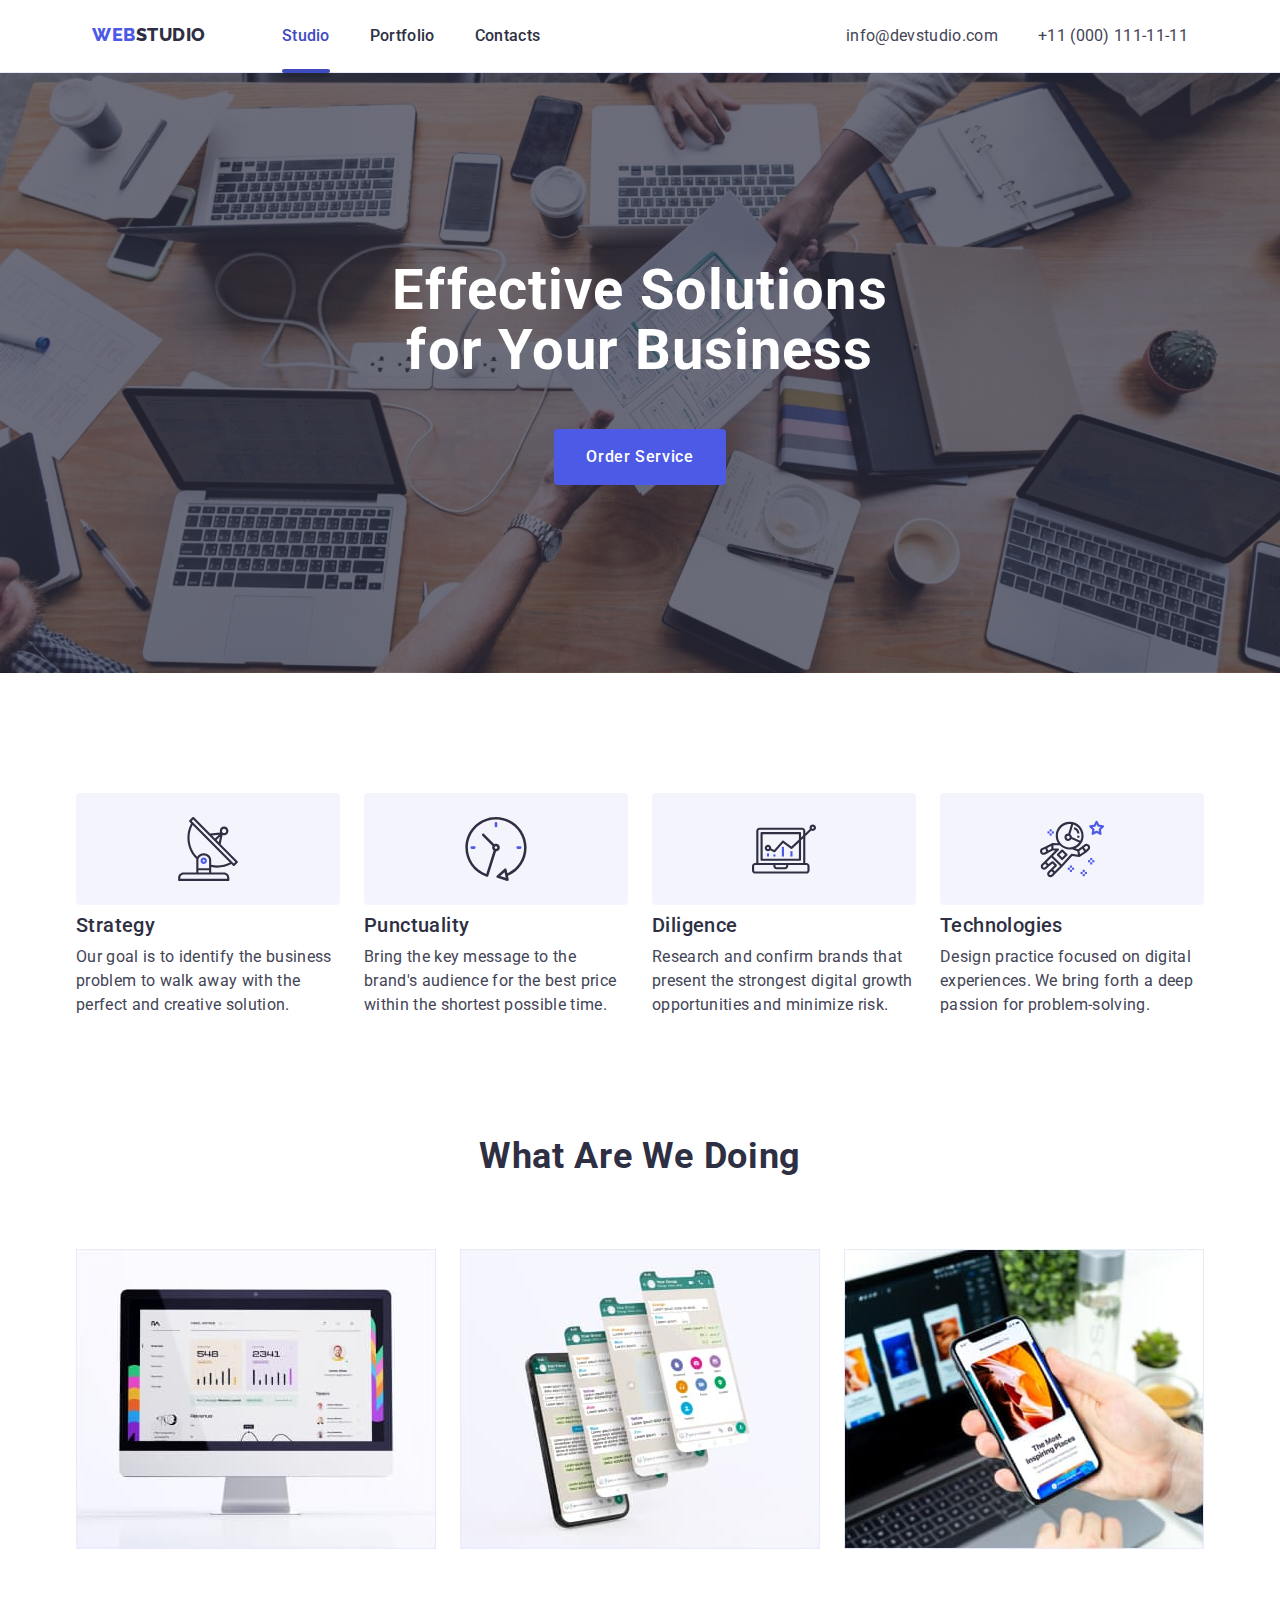
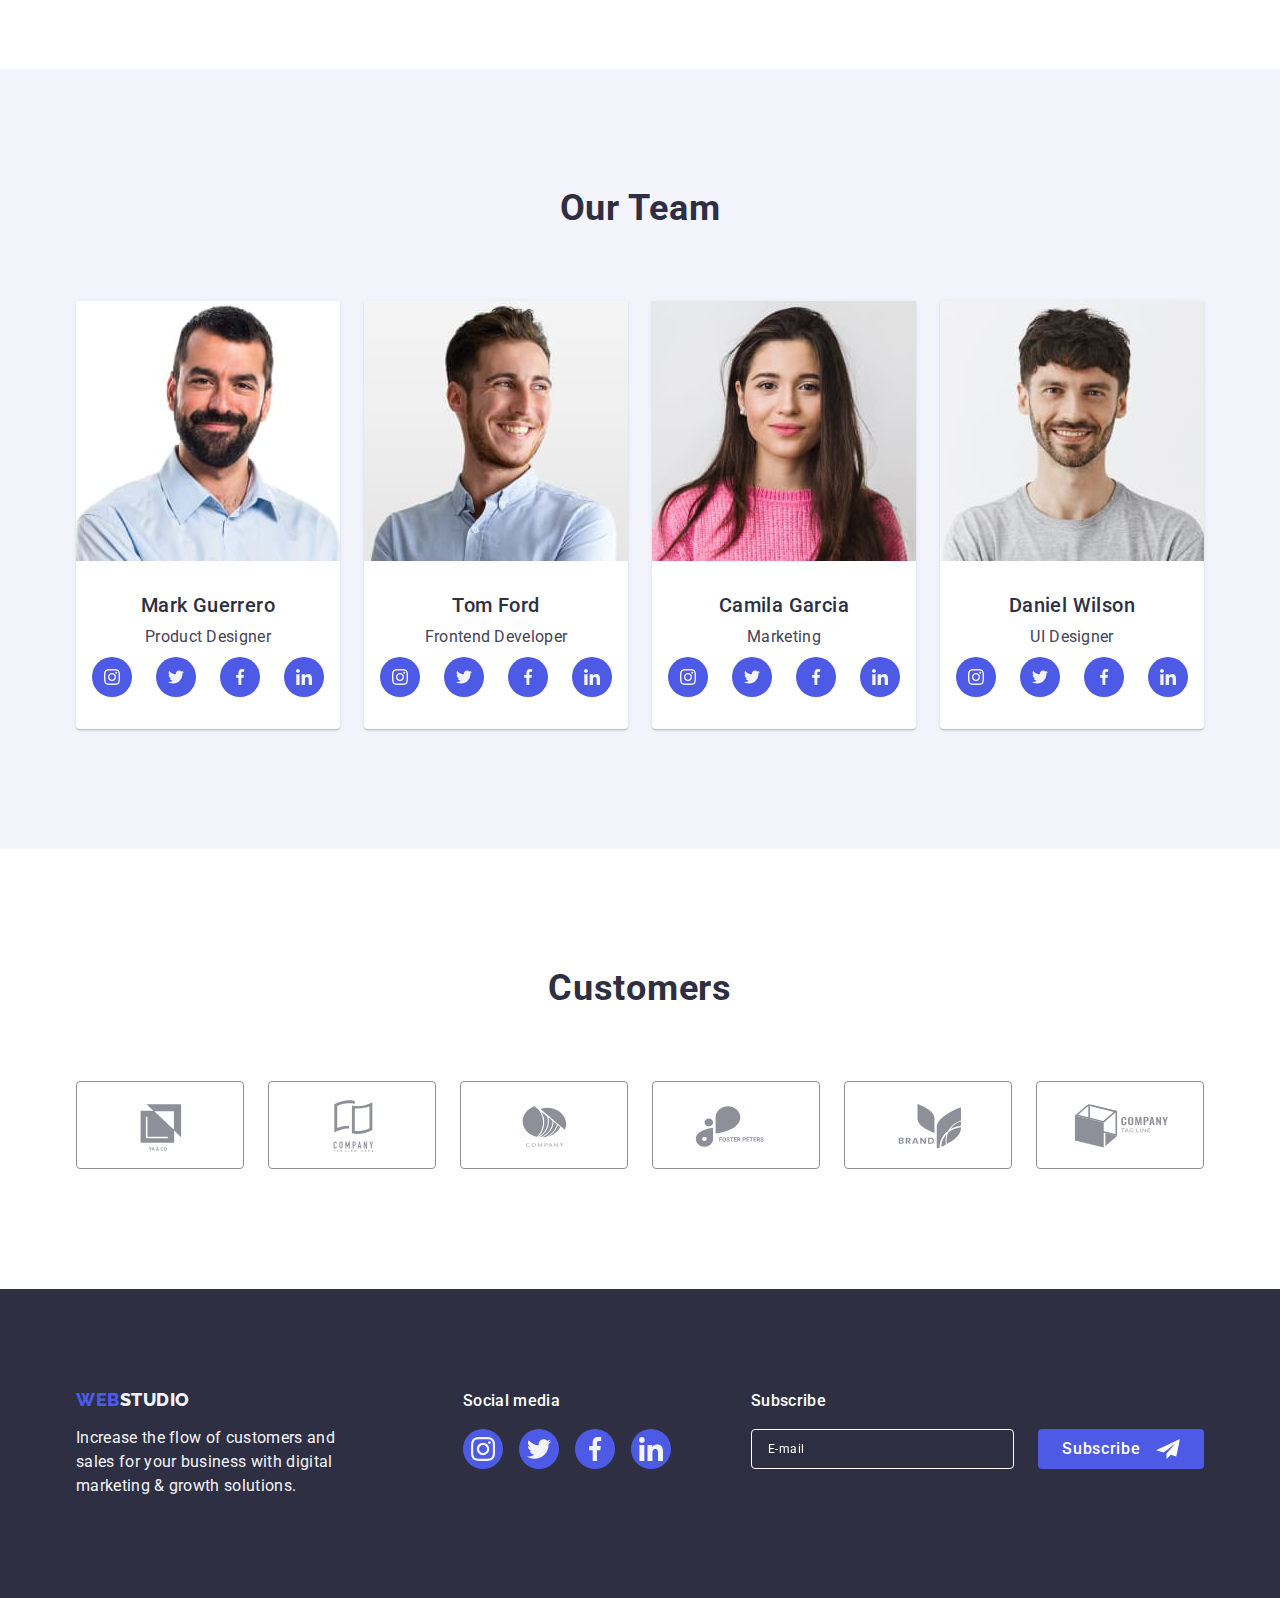
<file: index.html>
<!DOCTYPE html>
<html lang="en">
  <head>
    <meta charset="UTF-8" />
    <meta http-equiv="X-UA-Compatible" content="IE=edge" />
    <meta name="viewport" content="width=device-width, initial-scale=1.0" />
    <title>WebStudio</title>
    <link rel="preconnect" href="https://fonts.googleapis.com" />
    <link rel="preconnect" href="https://fonts.gstatic.com" crossorigin />
    <link
      href="https://fonts.googleapis.com/css2?family=Raleway:wght@800&family=Roboto:wght@400;500;700;900&display=swap"
      rel="stylesheet"
    />
    <link
      rel="stylesheet"
      href="https://cdnjs.cloudflare.com/ajax/libs/modern-normalize/1.0.0/modern-normalize.min.css"
    />
    <link rel="stylesheet" href="./css/styles.css" />
  </head>
  <body>
    <header class="header">
      <div class="container header-div">
        <nav class="header-nav">
          <a class="logo link" href="./index.html"
            >Web<span class="logo-header">Studio</span></a
          >
          <ul class="header-list list">
            <li class="header-item">
              <a class="header-link link current" href="./index.html">Studio</a>
            </li>
            <li class="header-item">
              <a class="header-link link" href="./portfolio.html">Portfolio</a>
            </li>
            <li class="header-item">
              <a class="header-link link" href="">Contacts</a>
            </li>
          </ul>
        </nav>
        <address class="adress">
          <ul class="header-list-adress list">
            <li class="adress-item">
              <a class="adress-link link" href="mailto:info@devstudio.com"
                >info@devstudio.com</a
              >
            </li>
            <li class="adress-item">
              <a class="adress-link link" href="tel:+110001111111"
                >+11 (000) 111-11-11</a
              >
            </li>
          </ul>
        </address>
        <button type="button" class="menu-open-btn js-open-menu">
          <svg class="menu-open-icon" width="30" height="19">
            <use href="./images/icons.svg#menu-hamburger"></use>
          </svg>
        </button>
      </div>
      <div class="mob-menu js-menu-container">
        <div>
          <button type="button" class="menu-close-btn js-close-menu">
            <svg class="modal-close-btn-icon" width="8" height="8">
              <use href="./images/icons.svg#close-modal"></use>
            </svg>
          </button>
          <ul class="mob-menu-list list">
            <li class="mob-menu-item">
              <a class="mob-menu-link link current" href="./index.html"
                >Studio</a
              >
            </li>
            <li class="mob-menu-item">
              <a class="mob-menu-link link" href="./portfolio.html"
                >Portfolio</a
              >
            </li>
            <li class="mob-menu-item">
              <a class="mob-menu-link link" href="">Contacts</a>
            </li>
          </ul>
        </div>
        <div>
          <address class="mob-menu-adress">
            <ul class="mob-menu-list list">
              <li class="mob-menu-adress-item">
                <a class="mob-menu-tel-link link" href="tel:+110001111111"
                  >+11 (000) 111-11-11</a
                >
              </li>
              <li class="mob-menu-adress-item">
                <a
                  class="mob-menu-adress-link link"
                  href="mailto:info@devstudio.com"
                  >info@devstudio.com</a
                >
              </li>
            </ul>
          </address>
          <ul class="mob-menu-social-list list">
            <li class="social-list-item">
              <a href="" class="social-list-link">
                <svg class="social mob-social">
                  <use href="./images/icons.svg#instagram"></use></svg
              ></a>
            </li>
            <li class="social-list-item">
              <a href="" class="social-list-link">
                <svg class="social mob-social">
                  <use href="./images/icons.svg#twitter"></use></svg
              ></a>
            </li>
            <li class="social-list-item">
              <a href="" class="social-list-link">
                <svg class="social mob-social">
                  <use href="./images/icons.svg#facebook"></use>
                </svg>
              </a>
            </li>
            <li class="social-list-item">
              <a href="" class="social-list-link">
                <svg class="social mob-social">
                  <use href="./images/icons.svg#linkedin"></use></svg
              ></a>
            </li>
          </ul>
        </div>
      </div>
    </header>
    <main>
      <!-- section 1 hero -->
      <section class="hero">
        <div class="container">
          <h1 class="title-hero">Effective Solutions for Your Business</h1>
          <button class="button" type="button" data-modal-open>
            Order Service
          </button>
        </div>
      </section>

      <!-- section 2 about -->
      <section class="about">
        <div class="container">
          <h2 class="visually-hidden">About Us</h2>
          <ul class="list about-list">
            <li class="about-item">
              <div class="about-icon">
                <svg class="about-img" width="64" height="64">
                  <use href="./images/icons.svg#antenna"></use>
                </svg>
              </div>
              <h3 class="subtitle-about">Strategy</h3>
              <p class="about-text">
                Our goal is to identify the business problem to walk away with
                the perfect and creative solution.
              </p>
            </li>
            <li class="about-item">
              <div class="about-icon">
                <svg class="about-img" width="64" height="64">
                  <use href="./images/icons.svg#clock"></use>
                </svg>
              </div>
              <h3 class="subtitle-about">Punctuality</h3>
              <p class="about-text">
                Bring the key message to the brand's audience for the best price
                within the shortest possible time.
              </p>
            </li>
            <li class="about-item">
              <div class="about-icon">
                <svg class="about-img" width="64" height="64">
                  <use href="./images/icons.svg#diagram"></use>
                </svg>
              </div>
              <h3 class="subtitle-about">Diligence</h3>
              <p class="about-text">
                Research and confirm brands that present the strongest digital
                growth opportunities and minimize risk.
              </p>
            </li>
            <li class="about-item">
              <div class="about-icon">
                <svg class="about-img" width="64" height="64">
                  <use href="./images/icons.svg#astronaut"></use>
                </svg>
              </div>
              <h3 class="subtitle-about">Technologies</h3>
              <p class="about-text">
                Design practice focused on digital experiences. We bring forth a
                deep passion for problem-solving.
              </p>
            </li>
          </ul>
        </div>
      </section>

      <!-- section 3 activities -->
      <section class="activities">
        <div class="container">
          <h2 class="activities-title">What are we doing</h2>
          <ul class="activities-list list">
            <li class="activities-item">
              <img
                class="activities-image"
                srcset="
                  ./images/about/img-1.jpg    1x,
                  ./images/about/img-1@2x.jpg 2x
                "
                src="./images/about/img-1.jpg"
                alt="img-1"
                width="360"
                height="300"
              />
            </li>
            <li class="activities-item">
              <img
                class="activities-image"
                srcset="
                  ./images/about/img-2.jpg    1x,
                  ./images/about/img-2@2x.jpg 2x
                "
                src="./images/about/img-2.jpg"
                alt="img-2"
                width="360"
                height="300"
              />
            </li>
            <li class="activities-item">
              <img
                class="activities-image"
                srcset="
                  ./images/about/img-3.jpg    1x,
                  ./images/about/img-3@2x.jpg 2x
                "
                src="./images/about/img-3.jpg"
                alt="img-3"
                width="360"
                height="300"
              />
            </li>
          </ul>
        </div>
      </section>

      <!-- section 4 team -->
      <section class="team">
        <div class="container">
          <h2 class="team-title">Our Team</h2>
          <ul class="team-list list">
            <li class="team-item">
              <img
                class="team-image"
                srcset="
                  ./images/employees/mark-guerrero.jpg    1x,
                  ./images/employees/mark-guerrero@2x.jpg 2x
                "
                src="./images/employees/mark-guerrero.jpg"
                alt="Mark Guerrero"
                width="264"
                height="260"
              />
              <div class="employee">
                <h3 class="employees">Mark Guerrero</h3>
                <p class="team-text">Product Designer</p>
                <ul class="social-list list">
                  <li class="social-list-item">
                    <a href="" class="social-list-link">
                      <svg class="social employee-social">
                        <use href="./images/icons.svg#instagram"></use></svg
                    ></a>
                  </li>
                  <li class="social-list-item">
                    <a href="" class="social-list-link">
                      <svg class="social employee-social">
                        <use href="./images/icons.svg#twitter"></use></svg
                    ></a>
                  </li>
                  <li class="social-list-item">
                    <a href="" class="social-list-link">
                      <svg class="social employee-social">
                        <use href="./images/icons.svg#facebook"></use>
                      </svg>
                    </a>
                  </li>
                  <li class="social-list-item">
                    <a href="" class="social-list-link">
                      <svg class="social employee-social">
                        <use href="./images/icons.svg#linkedin"></use></svg
                    ></a>
                  </li>
                </ul>
              </div>
            </li>
            <li class="team-item">
              <img
                class="team-image"
                srcset="
                  ./images/employees/tom-ford.jpg    1x,
                  ./images/employees/tom-ford@2x.jpg 2x
                "
                src="./images/employees/tom-ford.jpg"
                alt="Tom Ford"
                width="264"
                height="260"
              />
              <div class="employee">
                <h3 class="employees">Tom Ford</h3>
                <p class="team-text">Frontend Developer</p>
                <ul class="social-list list">
                  <li class="social-list-item">
                    <a href="" class="social-list-link">
                      <svg class="social employee-social">
                        <use href="./images/icons.svg#instagram"></use></svg
                    ></a>
                  </li>
                  <li class="social-list-item">
                    <a href="" class="social-list-link">
                      <svg class="social employee-social">
                        <use href="./images/icons.svg#twitter"></use></svg
                    ></a>
                  </li>
                  <li class="social-list-item">
                    <a href="" class="social-list-link">
                      <svg class="social employee-social">
                        <use href="./images/icons.svg#facebook"></use>
                      </svg>
                    </a>
                  </li>
                  <li class="social-list-item">
                    <a href="" class="social-list-link">
                      <svg class="social employee-social">
                        <use href="./images/icons.svg#linkedin"></use></svg
                    ></a>
                  </li>
                </ul>
              </div>
            </li>
            <li class="team-item">
              <img
                class="team-image"
                srcset="
                  ./images/employees/camila-garcia.jpg    1x,
                  ./images/employees/camila-garcia@2x.jpg 2x
                "
                src="./images/employees/camila-garcia.jpg"
                alt="Camila Garcia"
                width="264"
                height="260"
              />
              <div class="employee">
                <h3 class="employees">Camila Garcia</h3>
                <p class="team-text">Marketing</p>
                <ul class="social-list list">
                  <li class="social-list-item">
                    <a href="" class="social-list-link">
                      <svg class="social employee-social">
                        <use href="./images/icons.svg#instagram"></use></svg
                    ></a>
                  </li>
                  <li class="social-list-item">
                    <a href="" class="social-list-link">
                      <svg class="social employee-social">
                        <use href="./images/icons.svg#twitter"></use></svg
                    ></a>
                  </li>
                  <li class="social-list-item">
                    <a href="" class="social-list-link">
                      <svg class="social employee-social">
                        <use href="./images/icons.svg#facebook"></use>
                      </svg>
                    </a>
                  </li>
                  <li class="social-list-item">
                    <a href="" class="social-list-link">
                      <svg class="social employee-social">
                        <use href="./images/icons.svg#linkedin"></use></svg
                    ></a>
                  </li>
                </ul>
              </div>
            </li>
            <li class="team-item">
              <img
                class="team-image"
                srcset="
                  ./images/employees/daniel-wilson.jpg    1x,
                  ./images/employees/daniel-wilson@2x.jpg 2x
                "
                src="./images/employees/daniel-wilson.jpg"
                alt="Daniel Wilson"
                width="264"
                height="260"
              />
              <div class="employee">
                <h3 class="employees">Daniel Wilson</h3>
                <p class="team-text">UI Designer</p>
                <ul class="social-list list">
                  <li class="social-list-item">
                    <a href="" class="social-list-link">
                      <svg class="social employee-social">
                        <use href="./images/icons.svg#instagram"></use></svg
                    ></a>
                  </li>
                  <li class="social-list-item">
                    <a href="" class="social-list-link">
                      <svg class="social employee-social">
                        <use href="./images/icons.svg#twitter"></use></svg
                    ></a>
                  </li>
                  <li class="social-list-item">
                    <a href="" class="social-list-link">
                      <svg class="social employee-social">
                        <use href="./images/icons.svg#facebook"></use>
                      </svg>
                    </a>
                  </li>
                  <li class="social-list-item">
                    <a href="" class="social-list-link">
                      <svg class="social employee-social">
                        <use href="./images/icons.svg#linkedin"></use></svg
                    ></a>
                  </li>
                </ul>
              </div>
            </li>
          </ul>
        </div>
      </section>

      <!-- section 5 customers -->
      <section class="customers">
        <div class="container">
          <h2 class="customers-title">Customers</h2>
          <ul class="customers-list list">
            <li class="customers-list-item">
              <a href="" class="customers-list-link link">
                <svg class="customers-img">
                  <use href="./images/icons.svg#client-1"></use>
                </svg>
              </a>
            </li>
            <li class="customers-list-item">
              <a href="" class="customers-list-link link">
                <svg class="customers-img">
                  <use href="./images/icons.svg#client-2"></use>
                </svg>
              </a>
            </li>
            <li class="customers-list-item">
              <a href="" class="customers-list-link link">
                <svg class="customers-img">
                  <use href="./images/icons.svg#client-3"></use>
                </svg>
              </a>
            </li>
            <li class="customers-list-item">
              <a href="" class="customers-list-link link">
                <svg class="customers-img">
                  <use href="./images/icons.svg#client-4"></use>
                </svg>
              </a>
            </li>
            <li class="customers-list-item">
              <a href="" class="customers-list-link link">
                <svg class="customers-img">
                  <use href="./images/icons.svg#client-5"></use>
                </svg>
              </a>
            </li>
            <li class="customers-list-item">
              <a href="" class="customers-list-link link">
                <svg class="customers-img">
                  <use href="./images/icons.svg#client-6"></use>
                </svg>
              </a>
            </li>
          </ul>
        </div>
      </section>
    </main>
    <footer class="footer">
      <div class="container footer-cont">
        <div class="footer-div">
          <a class="logo-foot link" href="./index.html"
            >Web<span class="logo-footer">Studio</span></a
          >
          <p class="footer-text">
            Increase the flow of customers and sales for your business with
            digital marketing & growth solutions.
          </p>
        </div>
        <div class="footer-div-soc">
          <p class="footer-tytle">Social media</p>
          <ul class="footer-social-list list">
            <li class="social-list-item">
              <a href="" class="footer-social-link link">
                <svg class="social footer-social">
                  <use href="./images/icons.svg#instagram"></use></svg
              ></a>
            </li>
            <li class="social-list-item">
              <a href="" class="footer-social-link link">
                <svg class="social footer-social">
                  <use href="./images/icons.svg#twitter"></use></svg
              ></a>
            </li>
            <li class="social-list-item">
              <a href="" class="footer-social-link link">
                <svg class="social footer-social">
                  <use href="./images/icons.svg#facebook"></use></svg
              ></a>
            </li>
            <li class="social-list-item">
              <a href="" class="footer-social-link link">
                <svg class="social footer-social">
                  <use href="./images/icons.svg#linkedin"></use></svg
              ></a>
            </li>
          </ul>
        </div>
        <div class="subscribe-cont">
          <p class="footer-tytle">Subscribe</p>
          <form class="subscribe-form">
            <label class="subscribe-field">
              <input
                type="email"
                name="subscribe-email"
                class="subscribe-input"
                required
                placeholder="E-mail"
              />
            </label>
            <button type="submit" class="subscribe-btn">
              Subscribe<svg class="subscribe-icon" width="24" height="24">
                <use href="./images/icons.svg#icon-send"></use>
              </svg>
            </button>
          </form>
        </div>
      </div>
    </footer>

    <!-- MODAL WINDOW -->
    <div class="backdrop is-hidden" data-modal>
      <div class="modal">
        <button type="button" class="modal-close-btn" data-modal-close>
          <svg class="modal-close-btn-icon" width="8" height="8">
            <use href="./images/icons.svg#close-modal"></use>
          </svg>
        </button>
        <p class="modal-title">Leave your contacts and we will call you back</p>

        <form class="modal-form">
          <div class="modal-form-cont">
            <label for="user-name" class="modal-form-field">Name</label>
            <div class="modal-form-input-wrapper">
              <input
                id="user-name"
                type="text"
                name="user-name"
                class="modal-form-input"
                required
                pattern="[a-zA-Zа-ЯА-ЯїЇіІ]+"
                minlength="2"
                autofocus
              />
              <svg class="modal-form-icon" width="18" height="24">
                <use href="./images/icons.svg#person"></use>
              </svg>
            </div>
          </div>

          <div class="modal-form-cont">
            <label for="phone" class="modal-form-field">Phone</label>
            <div class="modal-form-input-wrapper">
              <input
                id="phone"
                type="tel"
                name="user-phone"
                class="modal-form-input"
                required
                pattern="[0-9]{3}-[0-9]{3}-[0-9]{2}-[0-9]{2}"
              />
              <svg class="modal-form-icon" width="18" height="24">
                <use href="./images/icons.svg#phone"></use>
              </svg>
            </div>
          </div>

          <div class="modal-form-cont">
            <label for="email" class="modal-form-field">Email</label>
            <div class="modal-form-input-wrapper">
              <input
                id="email"
                type="email"
                name="user-email"
                class="modal-form-input"
                required
              />
              <svg class="modal-form-icon" width="18" height="24">
                <use href="./images/icons.svg#email"></use>
              </svg>
            </div>
          </div>

          <div class="modal-form-cont-textarea">
            <label for="user-comment" class="modal-form-field">Comment</label>
            <textarea
              id="user-comment"
              name="user-comment"
              class="modal-form-message"
              placeholder="Text input"
            ></textarea>
          </div>

          <div class="checkbox-cont">
            <input
              id="user-privacy"
              type="checkbox"
              value="true"
              name="user-privacy"
              class="modal-form-check visually-hidden"
              required
            />
            <label for="user-privacy" class="modal-form-check-desc">
              <span class="checkbox-styled">
                <svg class="checkbox-icon" width="10" height="8">
                  <use href="./images/icons.svg#icon-click"></use>
                </svg>
              </span>
              I accept the terms and conditions of the&nbsp;
              <a class="policy-link" href="">Privacy Policy</a></label
            >
          </div>
          <button type="submit" class="modal-form-submit">Send</button>
        </form>
      </div>
    </div>

    <script src="./js/modal.js"></script>
    <script defer src="./js/mobile-menu.js"></script>
  </body>
</html>
</file>
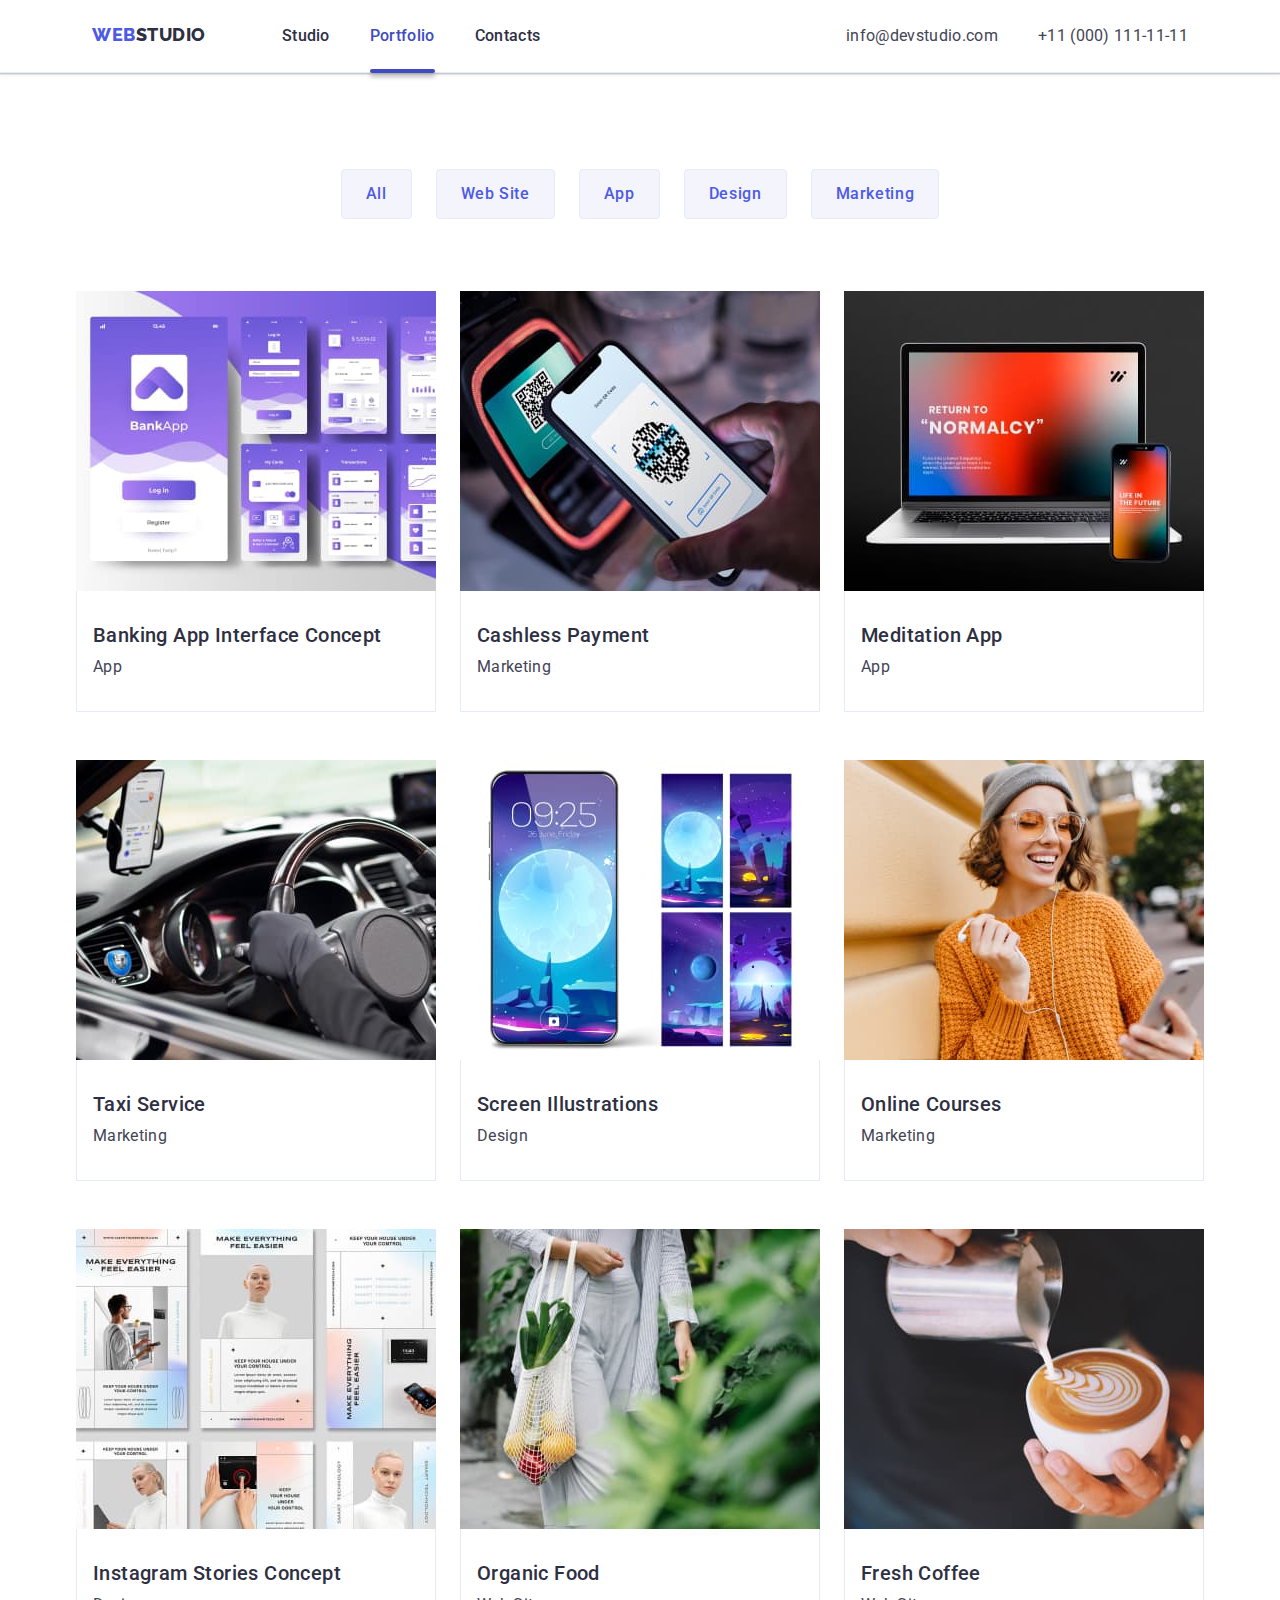
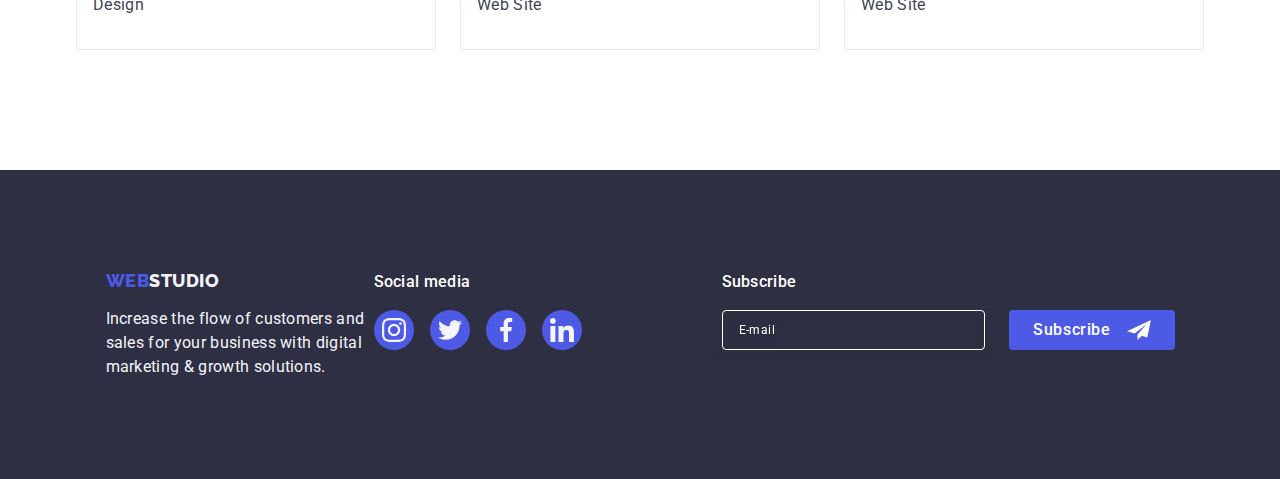
<file: portfolio.html>
<!DOCTYPE html>
<html lang="en">
  <head>
    <meta charset="UTF-8" />
    <meta http-equiv="X-UA-Compatible" content="IE=edge" />
    <meta name="viewport" content="width=device-width, initial-scale=1.0" />
    <title>WebStudio</title>
    <link rel="preconnect" href="https://fonts.googleapis.com" />
    <link rel="preconnect" href="https://fonts.gstatic.com" crossorigin />
    <link
      href="https://fonts.googleapis.com/css2?family=Raleway:wght@800&family=Roboto:wght@400;500;700;900&display=swap"
      rel="stylesheet"
    />
    <link
      rel="stylesheet"
      href="https://cdnjs.cloudflare.com/ajax/libs/modern-normalize/1.0.0/modern-normalize.min.css"
    />
    <link rel="stylesheet" href="./css/styles.css" />
  </head>
  <body>
    <header class="header">
      <div class="container header-div">
        <nav class="header-nav">
          <a class="logo link" href="./index.html"
            >Web<span class="logo-header">Studio</span></a
          >
          <ul class="header-list list">
            <li class="header-item">
              <a class="header-link link" href="./index.html">Studio</a>
            </li>
            <li class="header-item">
              <a class="header-link link current" href="./portfolio.html"
                >Portfolio</a
              >
            </li>
            <li class="header-item">
              <a class="header-link link" href="">Contacts</a>
            </li>
          </ul>
        </nav>
        <address class="adress">
          <ul class="header-list list">
            <li class="adress-item">
              <a class="adress-link link" href="mailto:info@devstudio.com"
                >info@devstudio.com</a
              >
            </li>
            <li class="adress-item">
              <a class="adress-link link" href="tel:+110001111111"
                >+11 (000) 111-11-11</a
              >
            </li>
          </ul>
        </address>
      </div>
    </header>
    <main>
      <!-- section portfolio -->
      <section class="portfolio">
        <div class="container">
          <h1 class="visually-hidden">Portfolio</h1>
          <ul class="portfolio-filter list">
            <li class="filter">
              <button class="filter-btn" type="button">All</button>
            </li>
            <li class="filter">
              <button class="filter-btn" type="button">Web Site</button>
            </li>
            <li class="filter">
              <button class="filter-btn" type="button">App</button>
            </li>
            <li class="filter">
              <button class="filter-btn" type="button">Design</button>
            </li>
            <li class="filter">
              <button class="filter-btn" type="button">Marketing</button>
            </li>
          </ul>
          <ul class="portfolio-list list">
            <li class="portfolio-item">
              <a class="portfolio-link link" href="">
                <div class="portfolio-wrapper">
                  <img
                    class="portfolio-image"
                    src="./images/portfolio/banking-app-interface-concept.jpg"
                    alt="Banking App Interface Concept"
                    width="360"
                    height="300"
                  />
                  <p class="overlay">
                    14 Stylish and User-Friendly App Design Concepts · Task
                    Manager App · Calorie Tracker App · Exotic Fruit Ecommerce
                    App · Cloud Storage App
                  </p>
                </div>
                <div class="portfolio-content">
                  <h2 class="portfolio-title">Banking App Interface Concept</h2>
                  <p class="portfolio-text">App</p>
                </div>
              </a>
            </li>
            <li class="portfolio-item">
              <a class="portfolio-link link" href="">
                <div class="portfolio-wrapper">
                  <img
                    class="portfolio-image"
                    src="./images/portfolio/cashless-payment.jpg"
                    alt="Cashless Payment"
                    width="360"
                    height="300"
                  />
                  <p class="overlay">
                    14 Stylish and User-Friendly App Design Concepts · Task
                    Manager App · Calorie Tracker App · Exotic Fruit Ecommerce
                    App · Cloud Storage App
                  </p>
                </div>
                <div class="portfolio-content">
                  <h2 class="portfolio-title">Cashless Payment</h2>
                  <p class="portfolio-text">Marketing</p>
                </div>
              </a>
            </li>
            <li class="portfolio-item">
              <a class="portfolio-link link" href=""
                ><div class="portfolio-wrapper">
                  <img
                    class="portfolio-image"
                    src="./images/portfolio/meditation-app.jpg"
                    alt="Meditation App"
                    width="360"
                    height="300"
                  />
                  <p class="overlay">
                    14 Stylish and User-Friendly App Design Concepts · Task
                    Manager App · Calorie Tracker App · Exotic Fruit Ecommerce
                    App · Cloud Storage App
                  </p>
                </div>
                <div class="portfolio-content">
                  <h2 class="portfolio-title">Meditation App</h2>
                  <p class="portfolio-text">App</p>
                </div>
              </a>
            </li>
            <li class="portfolio-item">
              <a class="portfolio-link link" href=""
                ><div class="portfolio-wrapper">
                  <img
                    class="portfolio-image"
                    src="./images/portfolio/taxi-service.jpg"
                    alt="Taxi Service"
                    width="360"
                    height="300"
                  />
                  <p class="overlay">
                    14 Stylish and User-Friendly App Design Concepts · Task
                    Manager App · Calorie Tracker App · Exotic Fruit Ecommerce
                    App · Cloud Storage App
                  </p>
                </div>
                <div class="portfolio-content">
                  <h2 class="portfolio-title">Taxi Service</h2>
                  <p class="portfolio-text">Marketing</p>
                </div>
              </a>
            </li>
            <li class="portfolio-item">
              <a class="portfolio-link link" href=""
                ><div class="portfolio-wrapper">
                  <img
                    class="portfolio-image"
                    src="./images/portfolio/screen-illustrations.jpg"
                    alt="Screen Illustrations"
                    width="360"
                    height="300"
                  />
                  <p class="overlay">
                    14 Stylish and User-Friendly App Design Concepts · Task
                    Manager App · Calorie Tracker App · Exotic Fruit Ecommerce
                    App · Cloud Storage App
                  </p>
                </div>
                <div class="portfolio-content">
                  <h2 class="portfolio-title">Screen Illustrations</h2>
                  <p class="portfolio-text">Design</p>
                </div>
              </a>
            </li>
            <li class="portfolio-item">
              <a class="portfolio-link link" href=""
                ><div class="portfolio-wrapper">
                  <img
                    class="portfolio-image"
                    src="./images/portfolio/online-courses.jpg"
                    alt="Online Courses"
                    width="360"
                    height="300"
                  />
                  <p class="overlay">
                    14 Stylish and User-Friendly App Design Concepts · Task
                    Manager App · Calorie Tracker App · Exotic Fruit Ecommerce
                    App · Cloud Storage App
                  </p>
                </div>
                <div class="portfolio-content">
                  <h2 class="portfolio-title">Online Courses</h2>
                  <p class="portfolio-text">Marketing</p>
                </div>
              </a>
            </li>
            <li class="portfolio-item">
              <a class="portfolio-link link" href=""
                ><div class="portfolio-wrapper">
                  <img
                    class="portfolio-image"
                    src="./images/portfolio/instagram-stories-concept.jpg"
                    alt="Instagram Stories Concept"
                    width="360"
                    height="300"
                  />
                  <p class="overlay">
                    14 Stylish and User-Friendly App Design Concepts · Task
                    Manager App · Calorie Tracker App · Exotic Fruit Ecommerce
                    App · Cloud Storage App
                  </p>
                </div>
                <div class="portfolio-content">
                  <h2 class="portfolio-title">Instagram Stories Concept</h2>
                  <p class="portfolio-text">Design</p>
                </div>
              </a>
            </li>
            <li class="portfolio-item">
              <a class="portfolio-link link" href=""
                ><div class="portfolio-wrapper">
                  <img
                    class="portfolio-image"
                    src="./images/portfolio/organic-food.jpg"
                    alt="Organic Food"
                    width="360"
                    height="300"
                  />
                  <p class="overlay">
                    14 Stylish and User-Friendly App Design Concepts · Task
                    Manager App · Calorie Tracker App · Exotic Fruit Ecommerce
                    App · Cloud Storage App
                  </p>
                </div>
                <div class="portfolio-content">
                  <h2 class="portfolio-title">Organic Food</h2>
                  <p class="portfolio-text">Web Site</p>
                </div>
              </a>
            </li>
            <li class="portfolio-item">
              <a class="portfolio-link link" href=""
                ><div class="portfolio-wrapper">
                  <img
                    class="portfolio-image"
                    src="./images/portfolio/fresh-coffee.jpg"
                    alt="Fresh Coffee"
                    width="360"
                    height="300"
                  />
                  <p class="overlay">
                    14 Stylish and User-Friendly App Design Concepts · Task
                    Manager App · Calorie Tracker App · Exotic Fruit Ecommerce
                    App · Cloud Storage App
                  </p>
                </div>
                <div class="portfolio-content">
                  <h2 class="portfolio-title">Fresh Coffee</h2>
                  <p class="portfolio-text">Web Site</p>
                </div>
              </a>
            </li>
          </ul>
        </div>
      </section>
    </main>
    <footer class="footer">
      <div class="container footer-cont">
        <div class="footer-div">
          <a class="logo-foot link" href="./index.html"
            >Web<span class="logo-footer">Studio</span></a
          >
          <p class="footer-text">
            Increase the flow of customers and sales for your business with
            digital marketing & growth solutions.
          </p>
        </div>
        <div class="footer-div">
          <p class="footer-tytle">Social media</p>
          <ul class="footer-social-list list">
            <li class="social-list-item">
              <a href="" class="footer-social-link link">
                <svg class="social" width="24" height="24">
                  <use href="./images/icons.svg#instagram"></use></svg
              ></a>
            </li>
            <li class="social-list-item">
              <a href="" class="footer-social-link link">
                <svg class="social" width="24" height="24">
                  <use href="./images/icons.svg#twitter"></use></svg
              ></a>
            </li>
            <li class="social-list-item">
              <a href="" class="footer-social-link link">
                <svg class="social" width="24" height="24">
                  <use href="./images/icons.svg#facebook"></use></svg
              ></a>
            </li>
            <li class="social-list-item">
              <a href="" class="footer-social-link link">
                <svg class="social" width="24" height="24">
                  <use href="./images/icons.svg#linkedin"></use></svg
              ></a>
            </li>
          </ul>
        </div>
        <div class="subscribe-cont">
          <p class="footer-tytle">Subscribe</p>
          <form class="subscribe-form">
            <label class="subscribe-field">
              <input
                type="email"
                name="subscribe-email"
                class="subscribe-input"
                required
                placeholder="E-mail"
              />
            </label>
            <button type="submit" class="subscribe-btn">
              Subscribe<svg class="subscribe-icon" width="24" height="24">
                <use href="./images/icons.svg#icon-send"></use>
              </svg>
            </button>
          </form>
        </div>
      </div>
    </footer>
  </body>
</html>
</file>
<file: css/styles.css>
/* * {
  margin: 0;
  box-sizing: border-box;

} */

:root {
  --iris: #4d5ae5;
  --navyblue: #2e2f42;
  --navybluemodal: rgba(46, 47, 66, 0.4);
  --slate: #434455;
  --liteslate: #8e8f99;
  --cloud: #f4f4fd;
  --white: #ffffff;
  --ocean: #404bbf;
  --green: #31d0aa;
  --dairy: #fcfcfc;
  --cornflower: #e7e9fc;
  --transition: 250ms cubic-bezier(0.4, 0, 0.2, 1);
}

body {
  font-family: 'Roboto', sans-serif;
  font-size: 16px;
  line-height: 1.5;
  letter-spacing: 0.02em;
  color: var(--slate);
  background-color: var(--white);
}

.list {
  list-style: none;
}

.link {
  text-decoration: none;
}

h1,
h2,
h3,
h4,
h5,
h6,
p {
  margin-top: 0;
  margin-bottom: 0;
}

ul,
ol {
  margin-top: 0;
  margin-bottom: 0;
  padding-left: 0;
}

img {
  display: block;
}

h2 {
  font-weight: 700;
  font-size: 36px;
  line-height: 1.11;
  letter-spacing: 0.02em;
  text-transform: capitalize;
  color: var(--navyblue);
}

h3 {
  font-weight: 500;
  font-size: 20px;
  letter-spacing: 0.02em;
  line-height: 1.2;
  color: var(--navyblue);
}

.no-scroll {
  overflow: hidden;
}

.container {
  width: 100%;
  margin-left: auto;
  margin-right: auto;
  /* padding: 0 15px 0 15px; */
}

/* PAGE HEADER */

.header {
  border-bottom: 1px solid #e7e9fc;
  box-shadow: 0px 2px 1px rgba(46, 47, 66, 0.08),
    0px 1px 1px rgba(46, 47, 66, 0.16), 0px 1px 6px rgba(46, 47, 66, 0.08);
}

.header-div {
  /* display: none; */
  display: flex;
  align-items: center;
  justify-content: space-between;
}

.header-nav {
  display: flex;
}

/* .header-item:not(:nth-last-child(-n + 1)) {
  margin-right: 40px;
} */

.logo {
  /* margin-right: 76px; */
  padding: 24px 0;

  font-family: 'Raleway', sans-serif;
  font-weight: 800;
  font-size: 18px;
  line-height: 1.17;
  letter-spacing: 0.03em;
  text-transform: uppercase;
  color: var(--iris);
}

.logo-header {
  color: var(--navyblue);
}

.header-list,
.header-list-adress {
  display: none;
}

.adress {
  display: none;
}

.mob-menu {
  position: relative;
  display: flex;
  flex-direction: column;
  justify-content: space-between;
  margin-right: auto;
  margin-left: auto;
  overflow: auto;
  position: fixed;
  top: 0;
  z-index: 101;
  width: 100vw;
  height: 100vh;
  padding: 24px 24px 40px 40px;
  background-color: var(--white);

  transform: translateX(100%);
  transition: transform 250ms ease-in-out;
}

.mob-menu.is-hidden {
  opacity: 0;
  visibility: hidden;
  pointer-events: none;
}

.mob-menu.is-open {
  transform: translateX(0);
}

/* .mob-menu-cont {
  height: 100vh;
} */

/* .mob-cont {
  display: flex;
  flex-direction: column;
  justify-content: space-between;
} */

.mob-menu-list {
  padding-top: 56px;
  display: flex;
  flex-direction: column;
  gap: 40px;
}

.mob-menu-item {
}

.mob-menu-link {
  font-size: 36px;
  font-weight: 700;
  line-height: 1.11;
  color: var(--navyblue);
  transition: color 250ms cubic-bezier(0.4, 0, 0.2, 1);
}

.mob-menu-tel-link {
  font-size: 20px;
  font-weight: 700;
  line-height: 1.11;
  color: var(--iris);
  transition: color 250ms cubic-bezier(0.4, 0, 0.2, 1);
}

.mob-menu-link:hover,
.mob-menu-link:focus,
.mob-menu-link.current,
.mob-menu-tel-link:focus,
.mob-menu-tel-link:hover {
  color: var(--ocean);
}

.mob-menu-adress {
  font-style: normal;
  margin-top: auto;
}

.mob-menu-adress-link {
  font-family: inherit;
  font-size: 20px;
  font-weight: 500;
  line-height: 1.2;
  color: var(--slate);
  transition: color 250ms cubic-bezier(0.4, 0, 0.2, 1);
}

.mob-menu-adress-link:hover,
.mob-menu-adress-link:focus {
  color: var(--ocean);
}

.mob-menu-social-list {
  margin-top: 48px;
  width: 100%;
  display: flex;
  justify-content: space-between;
}

.mob-social {
  width: 24px;
  height: 24px;
}

/* SECTION 1 HERO */

.hero {
  padding-top: 112px;
  padding-bottom: 112px;
  max-width: 1440px;
  margin-left: auto;
  margin-right: auto;

  background-color: var(--navyblue);
  background-image: linear-gradient(
      rgba(46, 47, 66, 0.7),
      rgba(46, 47, 66, 0.7)
    ),
    url(../images/background/people-office-mobile.jpg);
  background-size: cover;
  background-repeat: no-repeat;
  background-position: center;
}

@media (min-device-pixel-ratio: 2),
  (min-resolution: 192dpi),
  (min-resolution: 2dppx) {
  .hero {
    background-image: linear-gradient(
        rgba(46, 47, 66, 0.7),
        rgba(46, 47, 66, 0.7)
      ),
      url(../images/background/people-office-mobile@2x.jpg);
  }
}

.title-hero {
  margin-bottom: 72px;
  margin-left: auto;
  margin-right: auto;
  text-align: center;
  max-width: 320px;

  font-size: 36px;
  font-weight: 700;
  line-height: 1.11;
  letter-spacing: 0.02em;
  color: var(--white);
}

.button {
  display: block;
  min-width: 169px;
  margin-left: auto;
  margin-right: auto;
  padding: 16px 32px;

  font-family: inherit;
  font-weight: 500;
  font-size: 16px;
  line-height: 1.5;
  text-align: center;
  letter-spacing: 0.04em;
  color: var(--white);
  background-color: var(--iris);
  border: none;
  border-radius: 4px;
  cursor: pointer;

  transition: background-color 250ms cubic-bezier(0.4, 0, 0.2, 1);
}

.button:hover,
.button:focus {
  background-color: var(--ocean);
}

/* SECTION 2 ABOUT */

.about {
  padding-top: 96px;
  padding-bottom: 96px;
}

.visually-hidden {
  position: absolute;
  width: 1px;
  height: 1px;
  margin: -1px;
  border: 0;
  padding: 0;
  white-space: nowrap;
  clip-path: inset(100%);
  clip: rect(0 0 0 0);
  overflow: hidden;
}

.about-list {
  display: flex;
  flex-wrap: wrap;
  gap: 72px;
  /* justify-content: space-between; */
}

.subtitle-about {
  text-align: center;
  font-weight: 700;
  font-size: 36px;
  letter-spacing: 0.02em;
  line-height: 1.11;
  margin-bottom: 8px;
}

/* .about-text {
  font-weight: 500;
} */

.about-item {
  width: 100%;
}

.about-icon {
  display: none;
}

/* .about-item:not(:nth-last-child(-n + 1)) {
  margin-right: 24px;
} */

/* SECTION 3 ACTIVITIES */

/* .activities {
  display: none;
} */

.activities-title {
  display: none;
}

.activities-item {
  display: none;
}

/* SECTION 4 TEAM */

.team {
  padding-top: 96px;
  padding-bottom: 96px;

  background-color: var(--cloud);
}

.team-title {
  margin-bottom: 72px;
  text-align: center;
}

.team-list {
  display: flex;
  flex-wrap: wrap;
  justify-content: center;
  gap: 72px;
}

.team-item {
  min-width: 264px;
  /* flex-basis: calc((100% - 3 * 24px) / 4); */

  background-color: var(--white);
  border-radius: 0px 0px 4px 4px;
  box-shadow: 0px 1px 6px rgba(46, 47, 66, 0.08),
    0px 1px 1px rgba(46, 47, 66, 0.16), 0px 2px 1px rgba(46, 47, 66, 0.08);
}

.team-image {
  display: block;
  width: 100%;
}

.employee {
  padding: 32px 16px;
}

.employees {
  margin-bottom: 8px;

  text-align: center;
}

.team-text {
  text-align: center;
  margin-bottom: 8px;
}

.social-list {
  display: flex;
  gap: 24px;
  justify-content: center;
}

.social-list-item {
  display: flex;
  align-items: stretch;
  width: 40px;
  height: 40px;
}

.social-list-link,
.footer-social-link {
  display: flex;
  justify-content: center;
  align-items: center;
  width: 100%;
  border-radius: 50%;
  background-color: var(--iris);
  color: var(--cloud);

  transition: background-color var(--transition);
}

.social-list-link:hover,
.social-list-link:focus {
  background-color: var(--ocean);
}

.social {
  fill: currentColor;
}

.employee-social {
  width: 16px;
  height: 16px;
}

/* SECTION 5  CUSTOMERS*/

.customers {
  padding-top: 96px;
  padding-bottom: 96px;
}

.customers-title {
  text-align: center;
  margin-bottom: 72px;
}

.customers-list {
  display: flex;
  flex-wrap: wrap;
  row-gap: 72px;
  column-gap: 16px;
}

.customers-list-item {
  display: flex;
  width: calc((100% - 16px) / 2);
  height: 88px;
}

.customers-list-link {
  width: 100%;
  display: flex;

  padding: 16px 40px;
  align-items: center;
  justify-content: center;
  object-fit: none;
  border: 1px solid #8e8f99;
  border-radius: 4px;
  color: var(--liteslate);

  transition: border-color var(--transition), color var(--transition);
}

.customers-list-link:hover,
.customers-list-link:focus {
  border-color: var(--ocean);
  color: var(--ocean);
}

.customers-img {
  width: 104px;
  height: 56px;
  fill: currentColor;
}

/* === FOOTER === */
.footer {
  padding-top: 96px;
  padding-bottom: 96px;

  background-color: var(--navyblue);
}

.footer-cont {
  display: flex;
  flex-wrap: wrap;
  justify-content: center;
  /* align-items: baseline; */
}

.footer-div {
  display: flex;
  flex-direction: column;
  justify-content: center;
  align-items: center;
  width: 268px;
  margin-bottom: 72px;
}

.logo-foot {
  margin-bottom: 16px;
  display: inline-block;

  font-family: 'Raleway', sans-serif;
  font-weight: 800;
  font-size: 18px;
  line-height: 1.17;
  letter-spacing: 0.03em;
  text-transform: uppercase;
  color: var(--iris);
}

.logo-footer {
  color: var(--cloud);
}

.footer-text {
  width: 268px;

  color: var(--cloud);
}

.footer-tytle {
  text-align: center;
  margin-bottom: 16px;
  font-family: inherit;
  font-weight: 500;
  font-size: 16px;
  line-height: 1.5;
  letter-spacing: 0.02em;
  color: #ffffff;
}

.footer-div-soc {
  margin-bottom: 72px;
  width: 208px;
}

.footer-social-list {
  display: flex;
  gap: 16px;
}

.footer-social-link:hover,
.footer-social-link:focus {
  background-color: var(--green);
}

.footer-social {
  width: 24px;
  height: 24px;
}

.subscribe-cont {
  width: 398px;
}

.subscribe-form {
  display: flex;
  flex-wrap: wrap;
  justify-content: center;
  /* width: 453px; */
  gap: 16px;
}

.subscribe-field {
  width: 100%;
}

.subscribe-input {
  width: 100%;
  height: 40px;
  background-color: transparent;
  border: 1px solid var(--white);
  border-radius: 4px;
  filter: drop-shadow(0px 4px 4px rgba(0, 0, 0, 0.15));
  padding-left: 16px;
  padding-right: 8px;

  font-size: 12px;
  line-height: 1.5;
  letter-spacing: 0.04em;
  color: var(--white);
  transition: border-color var(--transition);
}

.subscribe-input::placeholder {
  font-family: inherit;
  font-weight: 400;
  /* font-size: 12px; */
  line-height: 2;
  letter-spacing: 0.04em;
  color: var(--white);
}

.subscribe-btn {
  display: flex;
  justify-content: center;
  align-items: center;
  min-width: 165px;
  height: 40px;
  padding: 8px 24px;
  font-family: inherit;
  font-weight: 500;
  font-size: 16px;
  line-height: 1.5;
  letter-spacing: 0.04em;
  color: var(--white);
  background: var(--iris);
  border-radius: 4px;
  border: none;
  cursor: pointer;
  transition: var(--transition);
}

.subscribe-icon {
  margin-left: 16px;
  fill: var(--white);
}

/* align-self: center;
text-align: center; */

.subscribe-btn:hover,
subscribe-btn:focus {
  background: var(--ocean);
}

.footer-social {
}

/* === /FOOTER === */

/* .list-item:not(:last-child) {  margin-bottom: 12px;} */

/* ====== PORTFOLIO ====== */

.portfolio {
  padding-top: 96px;
  padding-bottom: 120px;
}

.portfolio-filter {
  display: flex;
  justify-content: center;
  margin-bottom: 72px;
}

.filter:not(:nth-last-child(-n + 1)) {
  margin-right: 24px;
}

.filter-btn {
  display: inline-block;
  padding: 12px 24px;

  font-family: 'Roboto', sans-serif;
  font-weight: 500;
  font-size: 16px;
  line-height: 1.5;
  text-align: center;
  letter-spacing: 0.04em;
  color: var(--iris);
  background-color: var(--cloud);
  cursor: pointer;
  border: 1px solid #e7e9fc;
  border-radius: 4px;

  transition: color var(--transition), background-color var(--transition),
    box-shadow var(--transition), border-color var(--transition);
}

.filter-btn:hover,
.filter-btn:focus {
  color: var(--white);
  background-color: var(--ocean);
  border: 1px solid transparent;
  box-shadow: 0px 3px 1px rgba(0, 0, 0, 0.1), 0px 2px 1px rgba(0, 0, 0, 0.08),
    0px 2px 2px rgba(0, 0, 0, 0.12);
}

.portfolio-list {
  display: flex;
  flex-wrap: wrap;
  column-gap: 24px;
  row-gap: 48px;
}

.portfolio-item {
  flex-basis: calc((100% - 2 * 24px) / 3);
}

/* .portfolio-item:nth-child(3n + 1) {
  margin-right: 24px;
}

.portfolio-item:nth-child(3n + 2) {
  margin-right: 24px;
} */

.portfolio-link {
  display: block;

  transition: box-shadow var(--transition);
}

.portfolio-link:hover,
.portfolio-link:focus {
  box-shadow: 0px 1px 6px rgba(46, 47, 66, 0.08),
    0px 1px 1px rgba(46, 47, 66, 0.16), 0px 2px 1px rgba(46, 47, 66, 0.08);
}

.portfolio-link:hover .overlay,
.portfolio-link:focus .overlay {
  /* transform: translate(0, 0); */
  transform: translateY(0%);
}

.portfolio-wrapper {
  position: relative;
  overflow: hidden;
}

.portfolio-content {
  padding: 32px 16px;
  border: 1px solid #e7e9fc;
  border-top: none;
}

.portfolio-title {
  margin-bottom: 8px;

  font-weight: 500;
  font-size: 20px;
  line-height: 1.2;
  letter-spacing: 0.02em;
  color: var(--navyblue);
}

.portfolio-text {
  color: var(--slate);
}

.overlay {
  left: 0;
  top: 0;
  position: absolute;
  width: 100%;
  height: 100%;
  overflow: auto;
  transform: translate(0, 100%);
  transition: transform 250ms cubic-bezier(0.4, 0, 0.2, 1);

  background-color: rgba(77, 90, 229, 1);
  color: var(--cloud);
  padding-top: 40px;
  padding-bottom: 40px;
  padding-left: 32px;
  padding-right: 32px;
}

/* ====== /PORTFOLIO ====== */

/* ====== MODAL WINDOW ====== */

.backdrop {
  position: fixed;
  top: 0;
  left: 0;
  z-index: 100;
  width: 100%;
  height: 100%;
  background-color: rgba(46, 47, 66, 0.4);
  transition: opacity 250ms cubic-bezier(0.4, 0, 0.2, 1),
    visibility 250ms cubic-bezier(0.4, 0, 0.2, 1);
}

.backdrop.is-hidden {
  opacity: 0;
  visibility: hidden;
  pointer-events: none;
}

.modal {
  /* width: 100vw; */
  height: 100vh;
  min-width: calc(100% - 30px);
  padding-top: 72px;
  padding-bottom: 24px;
  padding-left: 24px;
  padding-right: 24px;
  border-radius: 4px;
  background-color: var(--dairy);
  box-shadow: 0px 1px 1px rgba(0, 0, 0, 0.14), 0px 1px 3px rgba(0, 0, 0, 0.12),
    0px 2px 1px rgba(0, 0, 0, 0.2);
  transition: transform 250ms cubic-bezier(0.4, 0, 0.2, 1);
  overflow: auto;
}

.modal-close-btn,
.menu-close-btn {
  display: flex;
  justify-content: center;
  align-items: center;
  position: absolute;
  width: 24px;
  height: 24px;
  top: 24px;
  right: 24px;

  background-color: var(--cornflower);
  border: 1px solid rgba(0, 0, 0, 0.1);
  border-radius: 50%;
  padding: 0;
  cursor: pointer;
  transition: background-color 250ms cubic-bezier(0.4, 0, 0.2, 1),
    border 250ms cubic-bezier(0.4, 0, 0.2, 1);
}

.modal-close-btn:hover,
.modal-close-btn:focus,
.menu-close-btn:hover,
.menu-close-btn:focus {
  background-color: var(--ocean);
  border: none;
}

.modal-close-btn-icon {
  transition: fill var(--transition);
}

.modal-close-btn:hover .modal-close-btn-icon,
.modal-close-btn:focus .modal-close-btn-icon {
  fill: #ffffff;
}

.menu-close-btn:hover .modal-close-btn-icon,
.menu-close-btn:focus .modal-close-btn-icon {
  fill: #ffffff;
}

/* ====== /MODAL WINDOW ====== */

/* ====== MODAL FORM ====== */
.modal-title {
  margin-bottom: 16px;
  text-align: center;
  font-size: 16px;
  line-height: 1.5;
  letter-spacing: 0.02em;
  font-weight: 500;
  color: var(--navyblue);
}

.modal-form {
  display: flex;
  flex-direction: column;
}

.modal-form-cont {
  margin-bottom: 8px;
}

.modal-form-cont-textarea {
  margin-bottom: 16px;
}

.modal-form-field {
  display: block;
  font-weight: 400;
  font-size: 12px;
  line-height: 1.17;
  letter-spacing: 0.04em;
  color: var(--liteslate);
  margin-bottom: 4px;
}

.modal-form-input-wrapper {
  display: block;
  position: relative;
}

.modal-form-input {
  width: 100%;
  height: 40px;
  border: 1px solid var(--navybluemodal);
  border-radius: 4px;
  padding-left: 38px;
  padding-right: 8px;
  background-color: transparent;
  font-family: inherit;
  color: var(--navyblue);
  outline: transparent;
  transition: border-color var(--transition);
}

.modal-form-input:focus {
  border-color: var(--iris);
}

.modal-form-input:focus + .modal-form-icon {
  fill: var(--iris);
}

.modal-form-message {
  display: block;
  resize: none;
  width: 100%;
  height: 120px;
  padding: 8px 16px;
  outline: transparent;
  border: 1px solid var(--navybluemodal);
  border-radius: 4px;
  background-color: transparent;
  font-family: inherit;
  font-size: 12px;
  line-height: 1.17;
  letter-spacing: 0.04em;
  color: var(--navybluemodal);
  transition: border-color var(--transition);
}

.modal-form-message:focus {
  border-color: var(--iris);
}

.modal-form-message::placeholder {
  font-weight: 400;
  font-size: 12px;
  line-height: 1.17;
  letter-spacing: 0.04em;
  color: var(--navybluemodal);
}

.modal-form-icon {
  position: absolute;
  top: 50%;
  left: 16px;
  transform: translateY(-50%);
  fill: var(--navyblue);
  transition: fill var(--transition);
}

.checkbox-cont {
  display: flex;
  margin-bottom: 24px;
}

.modal-form-check-desc {
  align-items: center;
  font-weight: 400;
  font-size: 12px;
  line-height: 1.17;
  letter-spacing: 0.04em;
  color: var(--liteslate);
}

.modal-form-check:checked + .modal-form-check-desc span {
  background-color: var(--ocean);
  border: none;
  fill: var(--cloud);
}

.modal-form-check:focus + .modal-form-check-desc span {
  border-color: var(--iris);
}

.checkbox-styled {
  display: inline-flex;
  align-items: center;
  justify-content: center;
  margin-right: 8px;
  width: 16px;
  height: 16px;
  border: 1px solid var(--navybluemodal);
  border-radius: 2px;
  cursor: pointer;
  fill: transparent;
  transition: background-color 250ms cubic-bezier(0.4, 0, 0.2, 1),
    border 250ms cubic-bezier(0.4, 0, 0.2, 1),
    fill 250ms cubic-bezier(0.4, 0, 0.2, 1);
}

.policy-link {
  color: var(--iris);
}

.modal-form-submit {
  display: block;
  min-width: 169px;
  height: 56px;
  padding: 16px 32px;
  align-self: center;

  font-family: inherit;
  font-weight: 500;
  font-size: 16px;
  line-height: 1.5;
  text-align: center;
  letter-spacing: 0.04em;
  color: var(--white);
  background: var(--iris);
  box-shadow: 0px 4px 4px rgba(0, 0, 0, 0.15);
  border-radius: 4px;
  border: none;
  cursor: pointer;
  transition: background-color var(--transition);
}

.modal-form-submit:hover,
.modal-form-submit:focus {
  background: var(--ocean);
}

/* ====== /MODAL FORM ====== */

/* ====== FOOTER FORM ====== */

@media screen and (max-width: 768px) {
  .menu-open-btn {
    display: flex;
    justify-content: center;
    align-items: center;
    width: 30px;
    height: 19px;
    background-color: transparent;
    border: none;
    padding: 0;
    cursor: pointer;
    /* transition: background-color 250ms cubic-bezier(0.4, 0, 0.2, 1),
      border 250ms cubic-bezier(0.4, 0, 0.2, 1); */
  }

  .menu-open-icon {
    stroke: var(--navyblue);
  }

  .header > .container {
    max-width: 768px;
    padding-left: 16px;
    padding-right: 16px;
  }
}

@media screen and (min-width: 320px) {
  .container {
    max-width: 290px;
  }

  .modal {
    position: absolute;
    top: 0;
    left: 0;
    top: 50%;
    left: 50%;
    transform: translate(-50%, -50%);
    min-width: calc(100% - 30px);
    max-width: 290px;
    max-height: 640px;
  }
}

@media screen and (min-width: 428px) {
  .container {
    max-width: 398px;
  }

  .mob-menu-tel-link {
    font-size: 36px;
  }

  .mob-menu-social-list {
    width: 328px;
    gap: 56px;
    justify-content: center;
  }

  .modal {
    min-width: 398px;
    max-width: 408px;
    max-height: 584px;
  }
}

/* @media screen and (max-height: 614px) {
  .modal {
    max-height: 584px;
  }
} */

@media screen and (min-width: 768px) {
  .container {
    max-width: 736px;
  }

  .header > .container {
    max-width: 1128px;
    padding-left: 16px;
    padding-right: 16px;
  }

  .logo {
    margin-right: 120px;
  }

  .menu-open-btn {
    display: none;
  }

  .header-list {
    display: flex;
    align-items: center;
    gap: 40px;
  }

  .header-item {
    gap: 40px;
    position: relative;
  }

  .header-link {
    position: relative;
    padding-top: 24px;
    padding-bottom: 24px;
    display: block;

    font-weight: 500;
    font-size: 16px;
    line-height: 1.5;
    letter-spacing: 0.02em;
    color: var(--navyblue);

    transition: color 250ms cubic-bezier(0.4, 0, 0.2, 1);
  }

  .header-link:hover,
  .header-link:focus,
  .header-link.current {
    color: var(--ocean);
  }

  .header-link::after {
    content: '';
    display: block;
    position: absolute;
    bottom: -1px;

    opacity: 0;
    background-color: var(--ocean);
    min-width: 100%;
    height: 4px;
    box-shadow: 0px 4px 4px rgba(0, 0, 0, 0.25);
    border-radius: 2px;

    transition: opacity var(--transition);
  }

  .header-link:hover::after,
  .header-link:focus::after,
  .header-link.current::after {
    opacity: 1;
  }

  .adress {
    display: block;
    margin-left: auto;
    font-style: normal;
  }

  .header-list-adress {
    display: flex;
    flex-direction: column;
    gap: 12px;
  }

  .adress-link {
    display: block;

    font-size: 12px;
    line-height: 1.17;
    letter-spacing: 0.04em;
    color: var(--slate);

    transition: color var(--transition);
  }

  .adress-link:hover,
  .adress-link:focus {
    color: var(--ocean);
  }

  /* === SECTION 1 HERO === */
  .hero {
    background-image: linear-gradient(
        rgba(46, 47, 66, 0.7),
        rgba(46, 47, 66, 0.7)
      ),
      url(../images/background/people-office-tablet.jpg);
  }

  @media (min-device-pixel-ratio: 2),
    (min-resolution: 192dpi),
    (min-resolution: 2dppx) {
    .hero {
      background-image: linear-gradient(
          rgba(46, 47, 66, 0.7),
          rgba(46, 47, 66, 0.7)
        ),
        url(../images/background/people-office-tablet@2x.jpg);
    }
  }

  .title-hero {
    margin-bottom: 36px;
    max-width: 496px;
    font-size: 56px;
    line-height: 1.07;
  }

  /* === SECTION 2 ABOUT === */

  .about-list {
    row-gap: 72px;
    column-gap: 24px;
  }

  .subtitle-about {
    text-align: left;
  }

  .about-item {
    flex-basis: calc((100% - 24px) / 2);
  }

  /* === SECTION 3 ACTIVITIES===  */

  /* === SECTION 4 TEAM === */
  .team > .container,
  .customers > .container {
    max-width: 552px;
  }

  .team-list {
    row-gap: 64px;
    column-gap: 24px;
  }

  .team-item {
    min-width: calc(50%-12px);
  }

  /* === SECTION 5  CUSTOMERS === */
  .customers-list {
    column-gap: 24px;
  }

  .customers-list-item {
    width: calc((100% - 48px) / 3);
    max-width: 168px;
  }

  .customers-list-link {
    padding: 16px 32px;
  }

  /* === FOOTER === */
  .footer-div {
    align-items: flex-start;
  }

  .footer-text {
    width: 264px;
  }

  .footer-tytle {
    text-align: left;
  }

  .footer-div-soc {
    /* align-items: flex-start; */
    margin-left: 24px;
  }

  .subscribe-cont {
    width: 500px;
  }

  .subscribe-form {
    flex-wrap: nowrap;
    justify-content: start;
    /* width: 453px; */
    gap: 24px;
  }

  .subscribe-field {
    width: 264px;
  }

  .subscribe-input {
    width: 100%;
  }
}

@media screen and (min-width: 1158px) {
  .container {
    max-width: 1128px;
  }

  /* === SECTION 1 HERO === */
  .hero {
    padding-top: 188px;
    padding-bottom: 188px;
    background-image: linear-gradient(
        rgba(46, 47, 66, 0.7),
        rgba(46, 47, 66, 0.7)
      ),
      url(../images/background/people-office-desktop.jpg);
  }

  @media (min-device-pixel-ratio: 2),
    (min-resolution: 192dpi),
    (min-resolution: 2dppx) {
    .hero {
      background-image: linear-gradient(
          rgba(46, 47, 66, 0.7),
          rgba(46, 47, 66, 0.7)
        ),
        url(../images/background/people-office-desktop@2x.jpg);
    }
  }

  .logo {
    margin-right: 76px;
  }

  .adress {
    margin-left: 156px;
  }

  .header-list-adress {
    flex-direction: row;
    gap: 40px;
  }

  .adress-link {
    font-size: 16px;
    line-height: 1.5;
    letter-spacing: 0.02em;
  }

  .title-hero {
    margin-bottom: 48px;
  }

  /* === SECTION 2 ABOUT === */
  .about {
    padding-top: 120px;
    padding-bottom: 120px;
  }

  .about-list {
    gap: 24px;
  }
  .subtitle-about {
    font-weight: 500;
    font-size: 20px;
    line-height: 1.2;
  }

  /* .about-text {
    font-weight: 600;
  } */

  .about-item {
    flex-basis: calc((100% - 3 * 24px) / 4);
  }

  .about-icon {
    display: flex;
    align-items: center;
    justify-content: center;
    height: 112px;
    padding: 24px 100px;
    border-radius: 4px;
    background-color: var(--cloud);
    margin-bottom: 8px;
  }

  /* === SECTION 3 ACTIVITIES=== */

  .activities {
    padding-bottom: 120px;
  }

  .activities-title {
    display: block;
    text-align: center;
    margin-bottom: 72px;
  }

  .activities-item {
    display: inline-block;
    flex-basis: calc((100% - 3 * 16px) / 3);
  }

  .activities-list {
    display: flex;
    gap: 24px;
  }

  /* === SECTION 4 TEAM === */
  .team > .container,
  .customers > .container {
    max-width: 1128px;
  }

  .team {
    padding-top: 120px;
    padding-bottom: 120px;
  }

  .team-list {
    flex-wrap: nowrap;
    gap: 24px;
  }

  .team-item {
    width: calc((100% - 72px) / 4);
  }

  /* === SECTION 5  CUSTOMERS === */
  .customers {
    padding-top: 120px;
    padding-bottom: 120px;
  }

  .customers-list {
    flex-wrap: nowrap;
  }

  .customers-list-item {
    width: calc((100% - 120px) / 6);
  }

  /* === FOOTER === */
  .footer {
    padding-top: 100px;
    padding-bottom: 100px;
  }

  .footer-cont {
    flex-wrap: nowrap;
    align-items: baseline;
  }

  .footer-div {
    margin-bottom: 0;
  }

  .footer-div-soc {
    margin-left: 120px;
    margin-bottom: 0;
  }

  .subscribe-cont {
    width: 453px;
    margin-left: 80px;
  }
}
</file>
